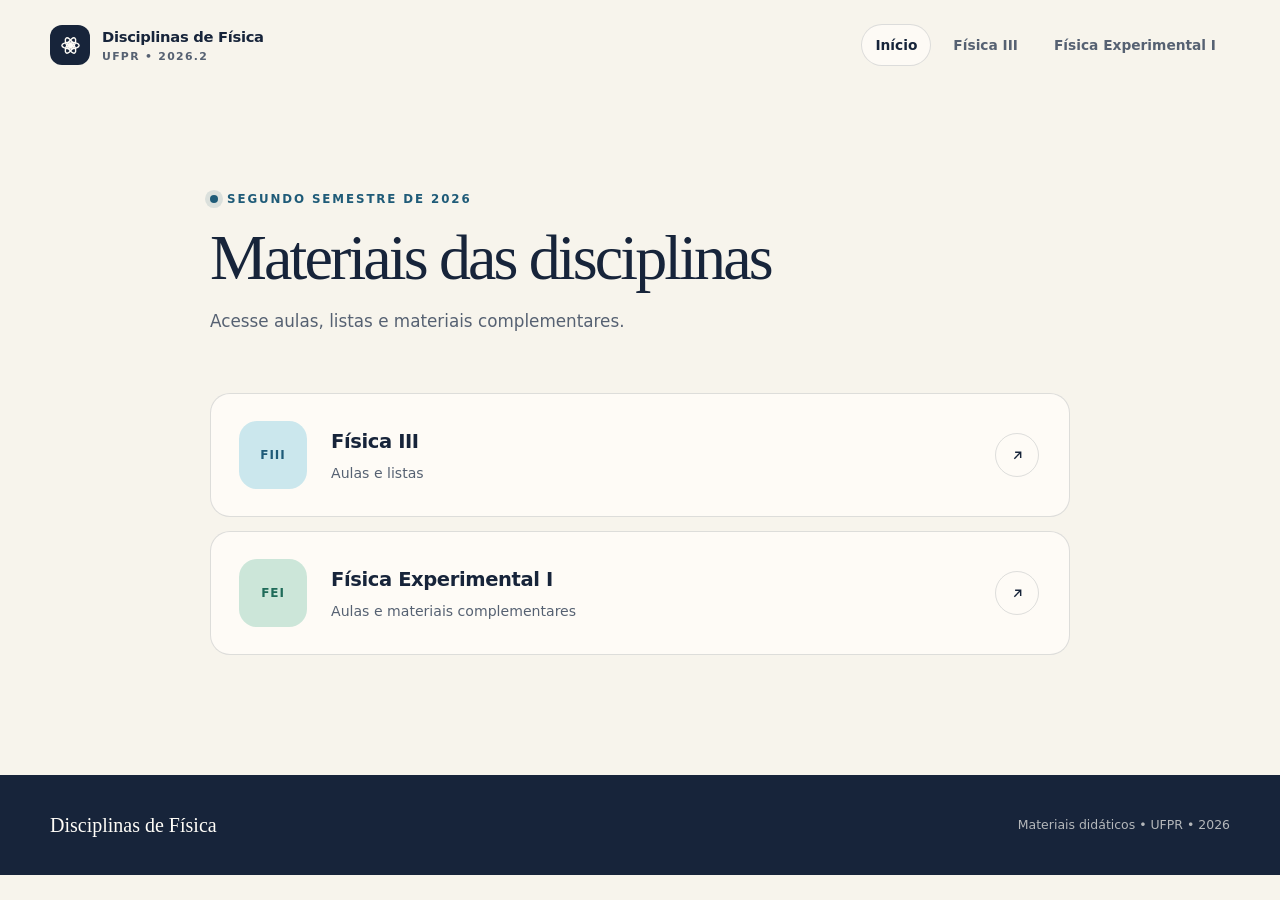
<file: index.html>
<!doctype html>
<html lang="pt-BR">
  <head>
    <meta charset="utf-8" />
    <meta name="viewport" content="width=device-width, initial-scale=1" />
    <meta name="description" content="Aulas e materiais complementares de Física III e Física Experimental I — UFPR, segundo semestre de 2026." />
    <meta name="theme-color" content="#17243a" />
    <title>Disciplinas de Física • 2026.2</title>
    <link rel="icon" href="assets/icons/favicon.svg" type="image/svg+xml" />
    <link rel="stylesheet" href="assets/css/styles.css" />
  </head>
  <body>
    <a class="skip-link" href="#conteudo">Ir para o conteúdo</a>
    <header class="site-header">
      <div class="shell">
        <a class="brand" href="./" aria-label="Página inicial das disciplinas">
          <span class="brand-mark" aria-hidden="true">
            <svg viewBox="0 0 24 24" fill="none" stroke="currentColor" stroke-width="1.5"><circle cx="12" cy="12" r="2" fill="currentColor"/><ellipse cx="12" cy="12" rx="9" ry="3.5"/><ellipse cx="12" cy="12" rx="9" ry="3.5" transform="rotate(60 12 12)"/><ellipse cx="12" cy="12" rx="9" ry="3.5" transform="rotate(120 12 12)"/></svg>
          </span>
          <span class="brand-copy">Disciplinas de Física<small>UFPR • 2026.2</small></span>
        </a>
        <button class="menu-button" type="button" aria-label="Abrir menu" aria-expanded="false" data-menu-button>
          <svg viewBox="0 0 24 24" fill="none" stroke="currentColor" stroke-width="1.8"><path d="M4 7h16M4 12h16M4 17h16"/></svg>
        </button>
        <nav class="site-nav" aria-label="Navegação principal" data-site-nav>
          <a href="./" aria-current="page">Início</a>
          <a href="fisica-3/">Física III</a>
          <a href="fisica-experimental-1/">Física Experimental I</a>
        </nav>
      </div>
    </header>

    <main id="conteudo">
      <section class="simple-home shell">
        <p class="eyebrow">Segundo semestre de 2026</p>
        <h1>Materiais das disciplinas</h1>
        <p>Acesse aulas, listas e materiais complementares.</p>
      </section>

      <section class="simple-course-list shell" aria-label="Disciplinas disponíveis">
        <a class="simple-course-link" href="fisica-3/">
          <span class="course-tag" aria-hidden="true">FIII</span>
          <span class="course-link-copy">
            <h2>Física III</h2>
            <p>Aulas e listas</p>
          </span>
          <span class="course-link-arrow" aria-hidden="true">
            <svg viewBox="0 0 24 24" fill="none" stroke="currentColor" stroke-width="1.8"><path d="m8 16 8-8M9 8h7v7"/></svg>
          </span>
        </a>

        <a class="simple-course-link experimental-link" href="fisica-experimental-1/">
          <span class="course-tag" aria-hidden="true">FEI</span>
          <span class="course-link-copy">
            <h2>Física Experimental I</h2>
            <p>Aulas e materiais complementares</p>
          </span>
          <span class="course-link-arrow" aria-hidden="true">
            <svg viewBox="0 0 24 24" fill="none" stroke="currentColor" stroke-width="1.8"><path d="m8 16 8-8M9 8h7v7"/></svg>
          </span>
        </a>
      </section>
    </main>

    <footer class="site-footer">
      <div class="shell">
        <span class="footer-brand">Disciplinas de Física</span>
        <p>Materiais didáticos • UFPR • <span data-current-year>2026</span></p>
      </div>
    </footer>
    <script src="assets/js/site.js"></script>
  </body>
</html>
</file>
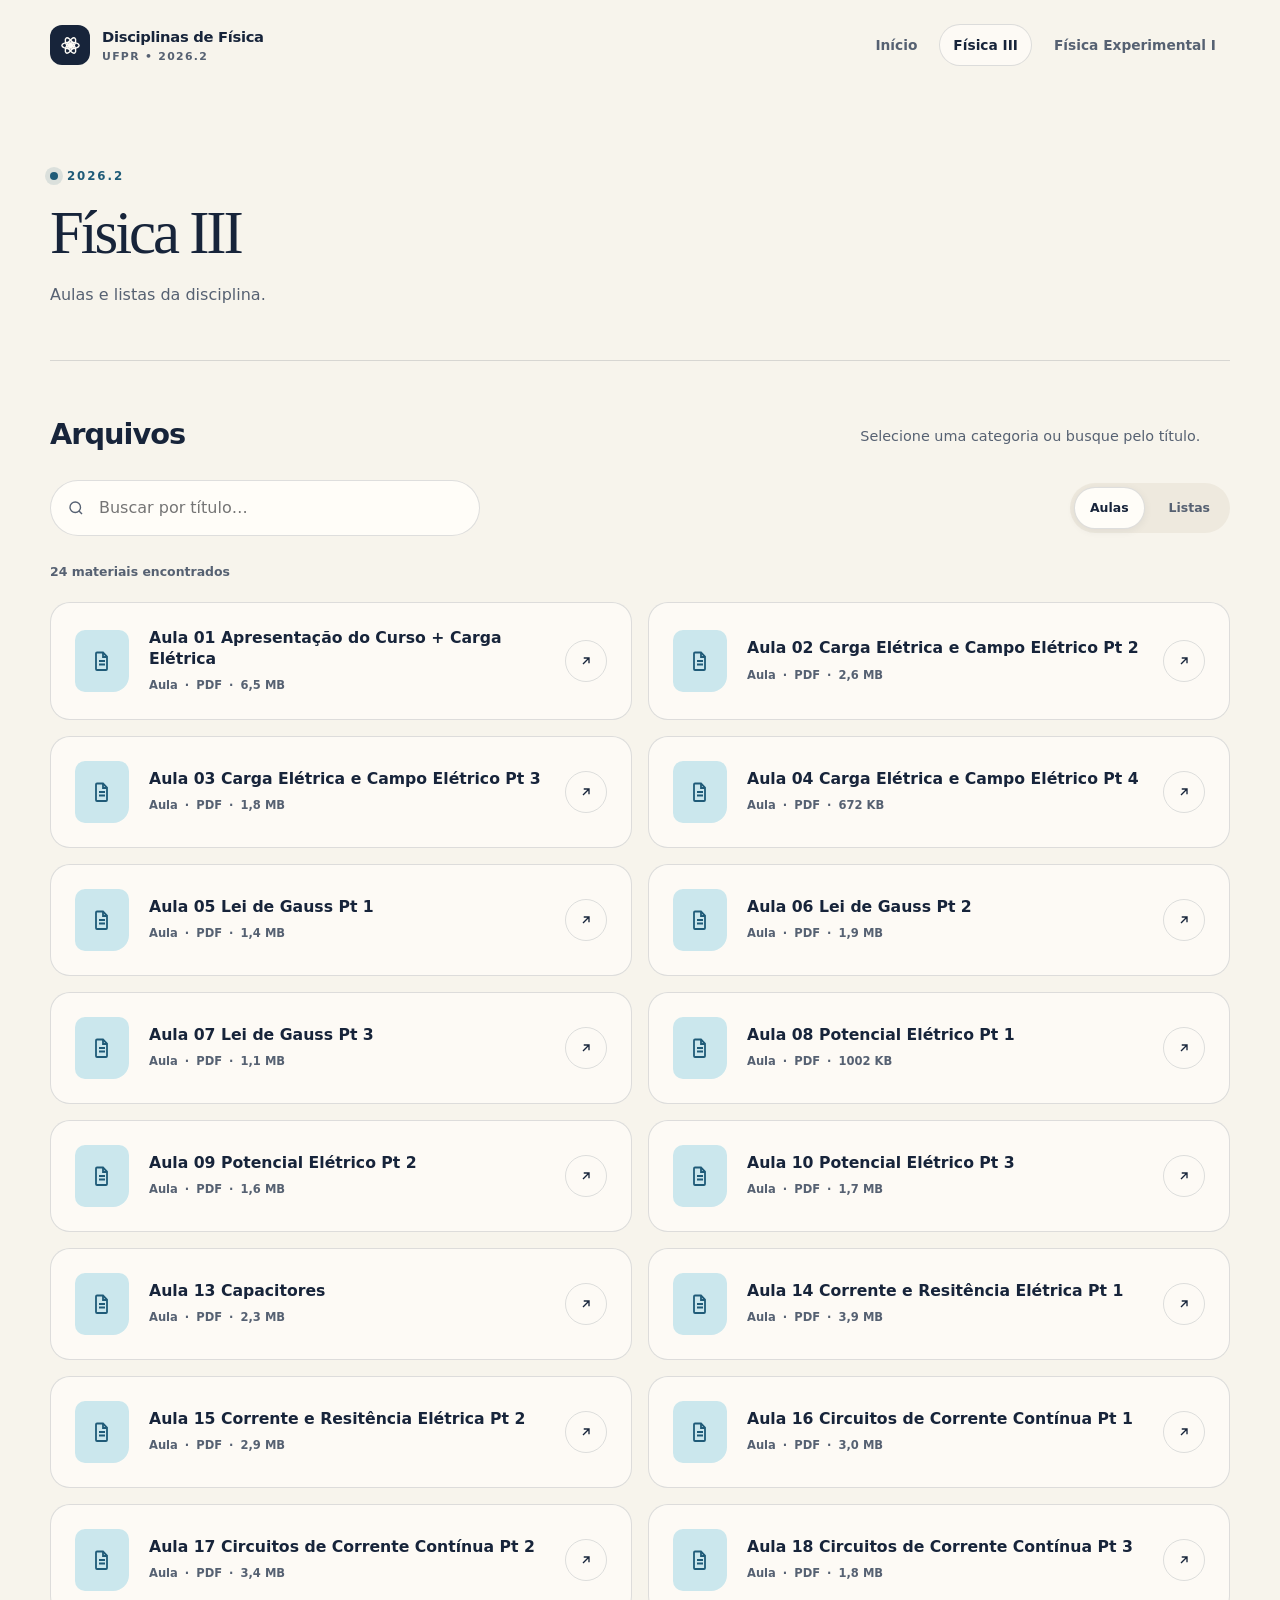
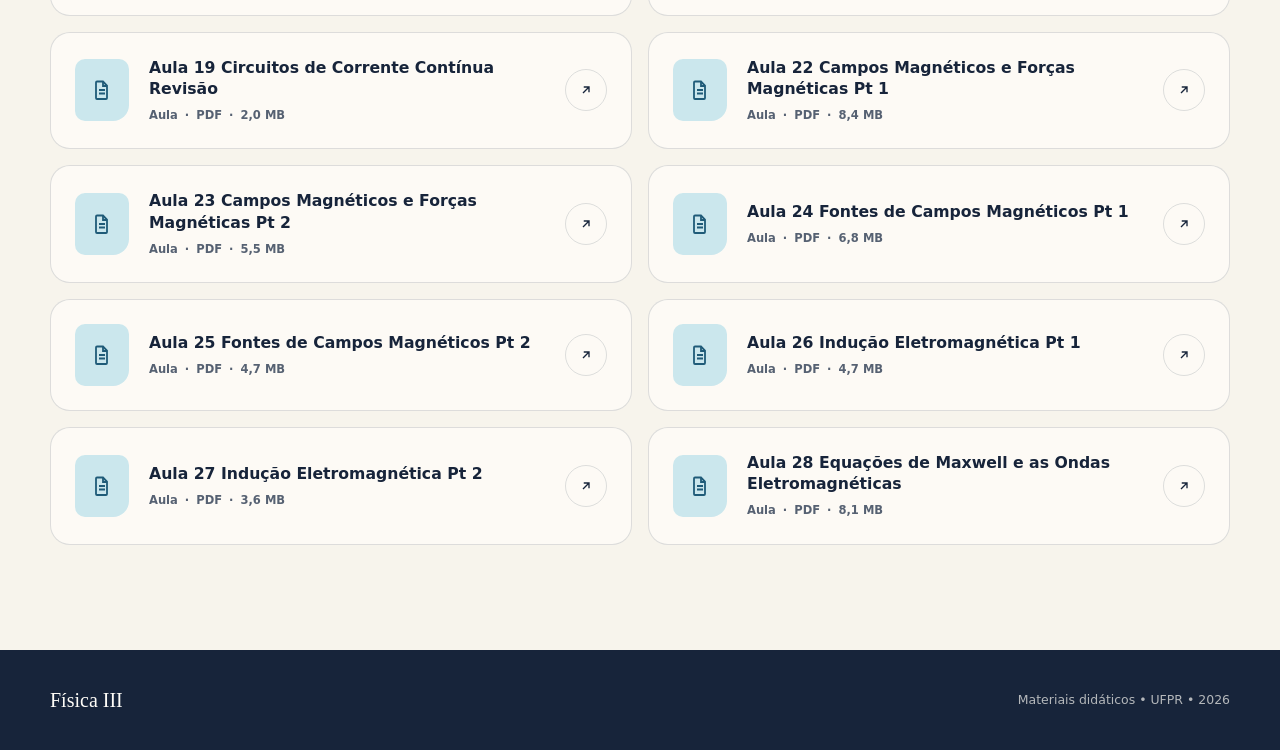
<file: fisica-3/index.html>
<!doctype html>
<html lang="pt-BR">
  <head>
    <meta charset="utf-8" />
    <meta name="viewport" content="width=device-width, initial-scale=1" />
    <meta name="description" content="Aulas e materiais complementares da disciplina Física III — UFPR, 2026.2." />
    <meta name="theme-color" content="#1f5b78" />
    <title>Física III • Aulas e materiais</title>
    <link rel="icon" href="../assets/icons/favicon.svg" type="image/svg+xml" />
    <link rel="stylesheet" href="../assets/css/styles.css" />
  </head>
  <body class="theme-fisica-3">
    <a class="skip-link" href="#conteudo">Ir para o conteúdo</a>
    <header class="site-header">
      <div class="shell">
        <a class="brand" href="../" aria-label="Página inicial das disciplinas">
          <span class="brand-mark" aria-hidden="true">
            <svg viewBox="0 0 24 24" fill="none" stroke="currentColor" stroke-width="1.5"><circle cx="12" cy="12" r="2" fill="currentColor"/><ellipse cx="12" cy="12" rx="9" ry="3.5"/><ellipse cx="12" cy="12" rx="9" ry="3.5" transform="rotate(60 12 12)"/><ellipse cx="12" cy="12" rx="9" ry="3.5" transform="rotate(120 12 12)"/></svg>
          </span>
          <span class="brand-copy">Disciplinas de Física<small>UFPR • 2026.2</small></span>
        </a>
        <button class="menu-button" type="button" aria-label="Abrir menu" aria-expanded="false" data-menu-button>
          <svg viewBox="0 0 24 24" fill="none" stroke="currentColor" stroke-width="1.8"><path d="M4 7h16M4 12h16M4 17h16"/></svg>
        </button>
        <nav class="site-nav" aria-label="Navegação principal" data-site-nav>
          <a href="../">Início</a>
          <a href="./" aria-current="page">Física III</a>
          <a href="../fisica-experimental-1/">Física Experimental I</a>
        </nav>
      </div>
    </header>

    <main id="conteudo">
      <section class="course-heading shell">
        <p class="eyebrow">2026.2</p>
        <h1>Física III</h1>
        <p class="course-description">Aulas e listas da disciplina.</p>
      </section>

      <section class="materials-section compact-materials" data-materials-catalog data-manifest="materiais.json" data-default-filter="aulas">
        <div class="shell">
          <div class="section-heading file-heading">
            <div>
              <h2>Arquivos</h2>
            </div>
            <p>Selecione uma categoria ou busque pelo título.</p>
          </div>

          <div class="material-tools">
            <label class="search-box">
              <span class="skip-link">Buscar materiais</span>
              <svg aria-hidden="true" viewBox="0 0 24 24" fill="none" stroke="currentColor" stroke-width="1.8"><circle cx="11" cy="11" r="7"/><path d="m16 16 4 4"/></svg>
              <input type="search" placeholder="Buscar por título…" data-materials-search />
            </label>
            <div class="filters" aria-label="Filtrar materiais">
              <button class="filter-button" type="button" data-filter="aulas">Aulas</button>
              <button class="filter-button" type="button" data-filter="listas">Listas</button>
            </div>
          </div>
          <p class="materials-status" aria-live="polite" data-materials-status>Carregando materiais…</p>
          <div class="materials-grid" data-materials-grid></div>
          <noscript><p>Ative o JavaScript para visualizar o catálogo de materiais.</p></noscript>
        </div>
      </section>
    </main>

    <footer class="site-footer">
      <div class="shell"><span class="footer-brand">Física III</span><p>Materiais didáticos • UFPR • <span data-current-year>2026</span></p></div>
    </footer>
    <script src="../assets/js/site.js"></script>
    <script src="../assets/js/materiais.js?v=2"></script>
  </body>
</html>
</file>
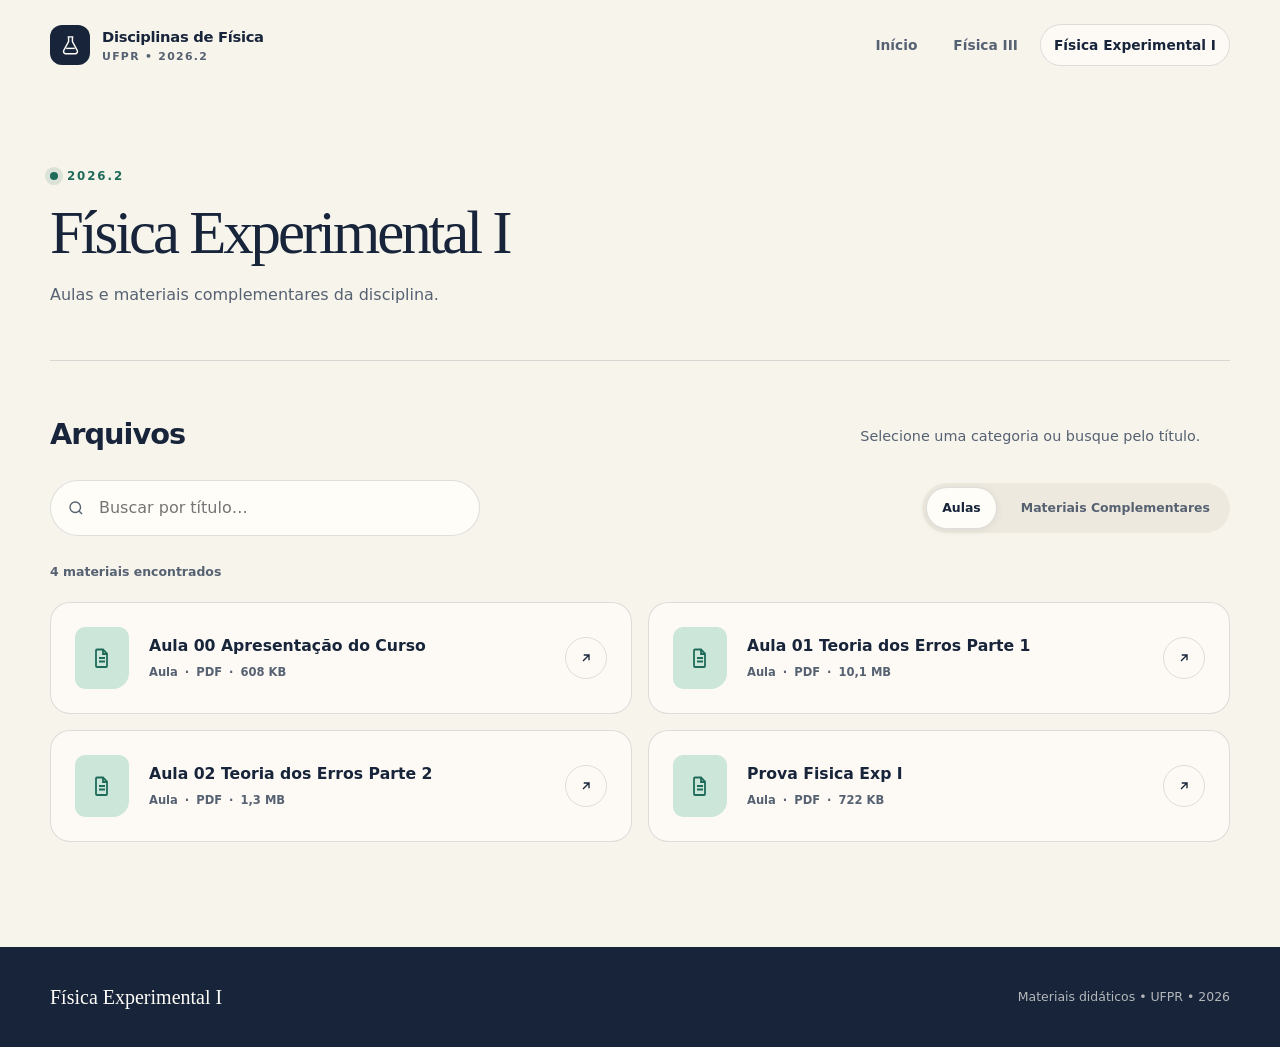
<file: fisica-experimental-1/index.html>
<!doctype html>
<html lang="pt-BR">
  <head>
    <meta charset="utf-8" />
    <meta name="viewport" content="width=device-width, initial-scale=1" />
    <meta name="description" content="Aulas e materiais complementares da disciplina Física Experimental I — UFPR, 2026.2." />
    <meta name="theme-color" content="#1f6b59" />
    <title>Física Experimental I • Aulas e materiais</title>
    <link rel="icon" href="../assets/icons/favicon.svg" type="image/svg+xml" />
    <link rel="stylesheet" href="../assets/css/styles.css" />
  </head>
  <body class="theme-experimental">
    <a class="skip-link" href="#conteudo">Ir para o conteúdo</a>
    <header class="site-header">
      <div class="shell">
        <a class="brand" href="../" aria-label="Página inicial das disciplinas">
          <span class="brand-mark" aria-hidden="true">
            <svg viewBox="0 0 24 24" fill="none" stroke="currentColor" stroke-width="1.5"><path d="M9 3h6M10 3v5l-5 9a2.5 2.5 0 0 0 2.2 3.7h9.6A2.5 2.5 0 0 0 19 17l-5-9V3"/><path d="M7.5 15h9"/></svg>
          </span>
          <span class="brand-copy">Disciplinas de Física<small>UFPR • 2026.2</small></span>
        </a>
        <button class="menu-button" type="button" aria-label="Abrir menu" aria-expanded="false" data-menu-button>
          <svg viewBox="0 0 24 24" fill="none" stroke="currentColor" stroke-width="1.8"><path d="M4 7h16M4 12h16M4 17h16"/></svg>
        </button>
        <nav class="site-nav" aria-label="Navegação principal" data-site-nav>
          <a href="../">Início</a>
          <a href="../fisica-3/">Física III</a>
          <a href="./" aria-current="page">Física Experimental I</a>
        </nav>
      </div>
    </header>

    <main id="conteudo">
      <section class="course-heading shell">
        <p class="eyebrow">2026.2</p>
        <h1>Física Experimental I</h1>
        <p class="course-description">Aulas e materiais complementares da disciplina.</p>
      </section>

      <section class="materials-section compact-materials" data-materials-catalog data-manifest="materiais.json" data-default-filter="aulas">
        <div class="shell">
          <div class="section-heading file-heading">
            <div>
              <h2>Arquivos</h2>
            </div>
            <p>Selecione uma categoria ou busque pelo título.</p>
          </div>

          <div class="material-tools">
            <label class="search-box">
              <span class="skip-link">Buscar materiais</span>
              <svg aria-hidden="true" viewBox="0 0 24 24" fill="none" stroke="currentColor" stroke-width="1.8"><circle cx="11" cy="11" r="7"/><path d="m16 16 4 4"/></svg>
              <input type="search" placeholder="Buscar por título…" data-materials-search />
            </label>
            <div class="filters" aria-label="Filtrar materiais">
              <button class="filter-button" type="button" data-filter="aulas">Aulas</button>
              <button class="filter-button" type="button" data-filter="complementares">Materiais Complementares</button>
            </div>
          </div>
          <p class="materials-status" aria-live="polite" data-materials-status>Carregando materiais…</p>
          <div class="materials-grid" data-materials-grid></div>
          <noscript><p>Ative o JavaScript para visualizar o catálogo de materiais.</p></noscript>
        </div>
      </section>
    </main>

    <footer class="site-footer">
      <div class="shell"><span class="footer-brand">Física Experimental I</span><p>Materiais didáticos • UFPR • <span data-current-year>2026</span></p></div>
    </footer>
    <script src="../assets/js/site.js"></script>
    <script src="../assets/js/materiais.js?v=2"></script>
  </body>
</html>
</file>
<file: assets/css/styles.css>
:root {
  --ink: #17243a;
  --ink-soft: #566172;
  --paper: #f7f4ec;
  --paper-deep: #eee9de;
  --white: #fffdf8;
  --line: rgba(23, 36, 58, 0.14);
  --blue: #1f5b78;
  --blue-light: #cbe7ed;
  --orange: #d86b3b;
  --orange-light: #f7d4bd;
  --green: #1f6b59;
  --green-light: #cce6d9;
  --shadow: 0 18px 50px rgba(23, 36, 58, 0.1);
  --radius-lg: 30px;
  --radius-md: 20px;
  --radius-sm: 12px;
  --content: 1180px;
}

* {
  box-sizing: border-box;
}

html {
  scroll-behavior: smooth;
}

body {
  margin: 0;
  color: var(--ink);
  background: var(--paper);
  font-family: Inter, ui-sans-serif, system-ui, -apple-system, BlinkMacSystemFont, "Segoe UI", sans-serif;
  line-height: 1.6;
  -webkit-font-smoothing: antialiased;
}

body::before {
  position: fixed;
  inset: 0;
  z-index: -1;
  pointer-events: none;
  content: "";
  opacity: 0.42;
  background-image: radial-gradient(rgba(23, 36, 58, 0.1) 0.65px, transparent 0.65px);
  background-size: 18px 18px;
  mask-image: linear-gradient(to bottom, black, transparent 72%);
}

a {
  color: inherit;
  text-decoration: none;
}

button,
input {
  font: inherit;
}

button,
a {
  -webkit-tap-highlight-color: transparent;
}

img,
svg {
  display: block;
  max-width: 100%;
}

.skip-link {
  position: fixed;
  top: 10px;
  left: 10px;
  z-index: 100;
  padding: 10px 14px;
  color: var(--white);
  background: var(--ink);
  border-radius: 8px;
  transform: translateY(-150%);
}

.skip-link:focus {
  transform: translateY(0);
}

.shell {
  width: min(calc(100% - 40px), var(--content));
  margin-inline: auto;
}

.site-header {
  position: relative;
  z-index: 20;
  padding: 24px 0;
}

.site-header .shell {
  display: flex;
  align-items: center;
  justify-content: space-between;
  gap: 28px;
}

.brand {
  display: inline-flex;
  align-items: center;
  gap: 12px;
  font-size: 0.92rem;
  font-weight: 800;
  letter-spacing: -0.02em;
}

.brand-mark {
  display: grid;
  width: 40px;
  height: 40px;
  color: var(--white);
  background: var(--ink);
  border-radius: 12px;
  place-items: center;
}

.brand-mark svg {
  width: 23px;
}

.brand small {
  display: block;
  color: var(--ink-soft);
  font-size: 0.68rem;
  font-weight: 700;
  letter-spacing: 0.12em;
  text-transform: uppercase;
}

.site-nav {
  display: flex;
  align-items: center;
  gap: 8px;
}

.site-nav a {
  padding: 10px 14px;
  border-radius: 999px;
  color: var(--ink-soft);
  font-size: 0.86rem;
  font-weight: 700;
  transition: 160ms ease;
}

.site-nav a:hover,
.site-nav a[aria-current="page"] {
  color: var(--ink);
  background: rgba(255, 253, 248, 0.72);
  box-shadow: inset 0 0 0 1px var(--line);
}

.menu-button {
  display: none;
  width: 44px;
  height: 44px;
  padding: 0;
  color: var(--ink);
  background: var(--white);
  border: 1px solid var(--line);
  border-radius: 12px;
  place-items: center;
}

.menu-button svg {
  width: 22px;
}

.eyebrow {
  display: inline-flex;
  align-items: center;
  gap: 9px;
  margin: 0 0 18px;
  color: var(--blue);
  font-size: 0.74rem;
  font-weight: 850;
  letter-spacing: 0.16em;
  text-transform: uppercase;
}

.eyebrow::before {
  width: 8px;
  height: 8px;
  content: "";
  background: currentColor;
  border-radius: 50%;
  box-shadow: 0 0 0 5px color-mix(in srgb, currentColor 13%, transparent);
}

.display-title {
  max-width: 900px;
  margin: 0;
  font-family: Georgia, "Times New Roman", serif;
  font-size: clamp(3.2rem, 8vw, 7.4rem);
  font-weight: 400;
  letter-spacing: -0.065em;
  line-height: 0.9;
}

.display-title em {
  color: var(--orange);
  font-weight: 400;
}

.hero-home {
  padding: clamp(70px, 11vw, 145px) 0 70px;
  overflow: hidden;
}

.hero-home .lead {
  max-width: 610px;
  margin: 34px 0 0 auto;
  color: var(--ink-soft);
  font-size: clamp(1rem, 1.5vw, 1.22rem);
}

.hero-rule {
  display: flex;
  align-items: center;
  gap: 18px;
  margin-top: 55px;
  color: var(--ink-soft);
  font-size: 0.75rem;
  font-weight: 800;
  letter-spacing: 0.12em;
  text-transform: uppercase;
}

.hero-rule::before {
  flex: 1;
  height: 1px;
  content: "";
  background: var(--line);
}

.course-grid {
  display: grid;
  grid-template-columns: repeat(2, 1fr);
  gap: 24px;
  padding: 30px 0 110px;
}

.course-card {
  position: relative;
  min-height: 480px;
  padding: clamp(28px, 4vw, 52px);
  overflow: hidden;
  color: var(--white);
  background: var(--ink);
  border-radius: var(--radius-lg);
  box-shadow: var(--shadow);
  transition: transform 200ms ease, box-shadow 200ms ease;
}

.course-card:hover {
  transform: translateY(-5px);
  box-shadow: 0 26px 70px rgba(23, 36, 58, 0.17);
}

.course-card.experimental {
  color: var(--ink);
  background: var(--orange-light);
}

.course-card-top {
  position: relative;
  z-index: 2;
  display: flex;
  align-items: center;
  justify-content: space-between;
  gap: 20px;
  color: rgba(255, 253, 248, 0.7);
  font-size: 0.72rem;
  font-weight: 800;
  letter-spacing: 0.13em;
  text-transform: uppercase;
}

.experimental .course-card-top {
  color: rgba(23, 36, 58, 0.62);
}

.course-number {
  display: grid;
  width: 42px;
  height: 42px;
  border: 1px solid currentColor;
  border-radius: 50%;
  place-items: center;
}

.course-card h2 {
  position: relative;
  z-index: 2;
  max-width: 420px;
  margin: 105px 0 18px;
  font-family: Georgia, "Times New Roman", serif;
  font-size: clamp(2.7rem, 5vw, 5rem);
  font-weight: 400;
  letter-spacing: -0.055em;
  line-height: 0.92;
}

.course-card p {
  position: relative;
  z-index: 2;
  max-width: 410px;
  margin: 0;
  color: rgba(255, 253, 248, 0.7);
}

.experimental p {
  color: rgba(23, 36, 58, 0.68);
}

.card-action {
  position: absolute;
  right: 38px;
  bottom: 38px;
  z-index: 3;
  display: grid;
  width: 58px;
  height: 58px;
  color: var(--ink);
  background: var(--white);
  border-radius: 50%;
  place-items: center;
  transition: transform 180ms ease;
}

.course-card:hover .card-action {
  transform: rotate(-7deg) scale(1.05);
}

.card-action svg {
  width: 22px;
}

.orbit-art {
  position: absolute;
  top: -90px;
  right: -100px;
  width: 420px;
  height: 420px;
  opacity: 0.28;
  border: 1px solid var(--blue-light);
  border-radius: 50%;
}

.orbit-art::before,
.orbit-art::after {
  position: absolute;
  inset: 70px -20px;
  content: "";
  border: 1px solid var(--blue-light);
  border-radius: 50%;
  transform: rotate(52deg);
}

.orbit-art::after {
  transform: rotate(-52deg);
}

.lab-art {
  position: absolute;
  top: -28px;
  right: 35px;
  width: 150px;
  height: 245px;
  opacity: 0.28;
  border-right: 2px solid var(--ink);
  border-bottom: 2px solid var(--ink);
  transform: rotate(18deg);
}

.lab-art::before,
.lab-art::after {
  position: absolute;
  content: "";
  background: var(--ink);
  border-radius: 50%;
}

.lab-art::before {
  top: 65px;
  right: -9px;
  width: 16px;
  height: 16px;
}

.lab-art::after {
  right: -6px;
  bottom: 52px;
  width: 10px;
  height: 10px;
}

.course-hero {
  padding: 70px 0 55px;
}

.course-hero-grid {
  display: grid;
  grid-template-columns: minmax(0, 1.45fr) minmax(260px, 0.55fr);
  align-items: end;
  gap: 70px;
}

.course-hero h1 {
  max-width: 780px;
  margin: 0;
  font-family: Georgia, "Times New Roman", serif;
  font-size: clamp(3.5rem, 8vw, 7.8rem);
  font-weight: 400;
  letter-spacing: -0.07em;
  line-height: 0.86;
}

.course-hero h1 em {
  display: block;
  color: var(--orange);
  font-weight: 400;
}

.theme-experimental .course-hero h1 em,
.theme-experimental .eyebrow {
  color: var(--green);
}

.hero-note {
  padding: 28px;
  background: rgba(255, 253, 248, 0.58);
  border: 1px solid var(--line);
  border-radius: var(--radius-md);
  backdrop-filter: blur(10px);
}

.hero-note p {
  margin: 0;
  color: var(--ink-soft);
}

.hero-note strong {
  display: block;
  margin-bottom: 8px;
  color: var(--ink);
}

.course-band {
  margin: 40px 0 0;
  color: var(--white);
  background: var(--blue);
}

.theme-experimental .course-band {
  background: var(--green);
}

.course-band .shell {
  display: grid;
  grid-template-columns: 1.3fr repeat(2, 0.7fr);
}

.band-item {
  min-height: 130px;
  padding: 30px;
  border-left: 1px solid rgba(255, 255, 255, 0.17);
}

.band-item:first-child {
  border-left: 0;
}

.band-label {
  display: block;
  margin-bottom: 17px;
  color: rgba(255, 255, 255, 0.65);
  font-size: 0.68rem;
  font-weight: 800;
  letter-spacing: 0.14em;
  text-transform: uppercase;
}

.band-value {
  font-family: Georgia, "Times New Roman", serif;
  font-size: 1.45rem;
  line-height: 1.15;
}

.materials-section {
  padding: 105px 0 120px;
}

.section-heading {
  display: grid;
  grid-template-columns: minmax(0, 1fr) minmax(240px, 0.48fr);
  align-items: end;
  gap: 40px;
  margin-bottom: 46px;
}

.section-heading h2 {
  margin: 0;
  font-family: Georgia, "Times New Roman", serif;
  font-size: clamp(2.7rem, 5vw, 5.2rem);
  font-weight: 400;
  letter-spacing: -0.055em;
  line-height: 0.95;
}

.section-heading p {
  margin: 0;
  color: var(--ink-soft);
}

.material-tools {
  display: flex;
  align-items: center;
  justify-content: space-between;
  gap: 18px;
  margin-bottom: 26px;
}

.search-box {
  position: relative;
  flex: 0 1 430px;
}

.search-box svg {
  position: absolute;
  top: 50%;
  left: 17px;
  width: 18px;
  color: var(--ink-soft);
  transform: translateY(-50%);
}

.search-box input {
  width: 100%;
  padding: 14px 18px 14px 48px;
  color: var(--ink);
  background: var(--white);
  border: 1px solid var(--line);
  border-radius: 999px;
  outline: none;
}

.search-box input:focus {
  border-color: var(--blue);
  box-shadow: 0 0 0 4px rgba(31, 91, 120, 0.12);
}

.filters {
  display: flex;
  align-items: center;
  gap: 8px;
}

.filter-button {
  padding: 10px 15px;
  color: var(--ink-soft);
  background: transparent;
  border: 1px solid transparent;
  border-radius: 999px;
  cursor: pointer;
  font-size: 0.78rem;
  font-weight: 800;
}

.filter-button:hover,
.filter-button.active {
  color: var(--ink);
  background: var(--white);
  border-color: var(--line);
}

.materials-status {
  min-height: 24px;
  margin: 0 0 16px;
  color: var(--ink-soft);
  font-size: 0.78rem;
  font-weight: 700;
}

.materials-grid {
  display: grid;
  grid-template-columns: repeat(2, minmax(0, 1fr));
  gap: 16px;
}

.material-card {
  display: grid;
  grid-template-columns: auto minmax(0, 1fr) auto;
  align-items: center;
  gap: 20px;
  min-height: 128px;
  padding: 24px;
  background: rgba(255, 253, 248, 0.75);
  border: 1px solid var(--line);
  border-radius: var(--radius-md);
  transition: border-color 160ms ease, transform 160ms ease, background 160ms ease;
}

.material-card:hover {
  background: var(--white);
  border-color: rgba(31, 91, 120, 0.42);
  transform: translateY(-2px);
}

.material-icon {
  display: grid;
  width: 54px;
  height: 62px;
  color: var(--blue);
  background: var(--blue-light);
  border-radius: 10px 10px 16px 10px;
  place-items: center;
}

.theme-experimental .material-icon {
  color: var(--green);
  background: var(--green-light);
}

.material-icon svg {
  width: 24px;
}

.material-info {
  min-width: 0;
}

.material-info h3 {
  margin: 0 0 7px;
  overflow: hidden;
  font-size: 0.98rem;
  line-height: 1.35;
  text-overflow: ellipsis;
}

.material-meta {
  display: flex;
  flex-wrap: wrap;
  gap: 7px;
  color: var(--ink-soft);
  font-size: 0.72rem;
  font-weight: 700;
}

.material-meta span + span::before {
  margin-right: 7px;
  content: "·";
}

.material-open {
  display: grid;
  width: 42px;
  height: 42px;
  color: var(--ink);
  border: 1px solid var(--line);
  border-radius: 50%;
  place-items: center;
}

.material-open svg {
  width: 18px;
}

.empty-state {
  grid-column: 1 / -1;
  padding: 70px 25px;
  text-align: center;
  background: rgba(255, 253, 248, 0.5);
  border: 1px dashed rgba(23, 36, 58, 0.25);
  border-radius: var(--radius-md);
}

.empty-state-icon {
  display: grid;
  width: 62px;
  height: 62px;
  margin: 0 auto 18px;
  color: var(--ink-soft);
  background: var(--paper-deep);
  border-radius: 50%;
  place-items: center;
}

.empty-state-icon svg {
  width: 26px;
}

.empty-state h3 {
  margin: 0 0 6px;
}

.empty-state p {
  max-width: 470px;
  margin: 0 auto;
  color: var(--ink-soft);
}

.info-strip {
  display: grid;
  grid-template-columns: auto 1fr;
  gap: 22px;
  margin-top: 48px;
  padding: 28px;
  color: var(--ink);
  background: var(--paper-deep);
  border-radius: var(--radius-md);
}

.info-strip svg {
  width: 24px;
  color: var(--blue);
}

.theme-experimental .info-strip svg {
  color: var(--green);
}

.info-strip h3,
.info-strip p {
  margin: 0;
}

.info-strip p {
  margin-top: 4px;
  color: var(--ink-soft);
  font-size: 0.9rem;
}

.site-footer {
  padding: 34px 0;
  color: rgba(255, 253, 248, 0.68);
  background: var(--ink);
}

.site-footer .shell {
  display: flex;
  align-items: center;
  justify-content: space-between;
  gap: 25px;
}

.footer-brand {
  color: var(--white);
  font-family: Georgia, "Times New Roman", serif;
  font-size: 1.25rem;
}

.site-footer p {
  margin: 0;
  font-size: 0.78rem;
}

@media (max-width: 850px) {
  .menu-button {
    display: grid;
  }

  .site-nav {
    position: absolute;
    top: 78px;
    right: 20px;
    left: 20px;
    display: none;
    align-items: stretch;
    padding: 10px;
    background: var(--white);
    border: 1px solid var(--line);
    border-radius: 16px;
    box-shadow: var(--shadow);
  }

  .site-nav.open {
    display: grid;
  }

  .site-nav a {
    padding: 13px 15px;
  }

  .course-grid,
  .course-hero-grid,
  .section-heading {
    grid-template-columns: 1fr;
  }

  .course-card {
    min-height: 430px;
  }

  .course-hero-grid {
    gap: 40px;
  }

  .course-band .shell {
    grid-template-columns: 1fr 1fr;
  }

  .band-item:first-child {
    grid-column: 1 / -1;
    border-bottom: 1px solid rgba(255, 255, 255, 0.17);
  }

  .materials-grid {
    grid-template-columns: 1fr;
  }
}

@media (max-width: 620px) {
  .shell {
    width: min(calc(100% - 28px), var(--content));
  }

  .brand-copy {
    display: none;
  }

  .hero-home {
    padding-top: 55px;
  }

  .display-title {
    font-size: clamp(3rem, 17vw, 5.2rem);
  }

  .hero-home .lead {
    margin-top: 28px;
  }

  .course-grid {
    padding-bottom: 75px;
  }

  .course-card {
    min-height: 390px;
    border-radius: 24px;
  }

  .course-card h2 {
    margin-top: 80px;
  }

  .card-action {
    right: 24px;
    bottom: 24px;
  }

  .course-hero {
    padding-top: 45px;
  }

  .course-hero h1 {
    font-size: clamp(3.4rem, 18vw, 5.4rem);
  }

  .course-band .shell {
    width: 100%;
    grid-template-columns: 1fr;
  }

  .band-item,
  .band-item:first-child {
    grid-column: auto;
    border-bottom: 1px solid rgba(255, 255, 255, 0.17);
    border-left: 0;
  }

  .materials-section {
    padding: 75px 0 90px;
  }

  .material-tools {
    align-items: stretch;
    flex-direction: column;
  }

  .search-box {
    flex-basis: auto;
  }

  .filters {
    overflow-x: auto;
    padding-bottom: 4px;
  }

  .material-card {
    grid-template-columns: auto minmax(0, 1fr);
    padding: 19px;
  }

  .material-open {
    display: none;
  }

  .info-strip {
    grid-template-columns: 1fr;
  }

  .site-footer .shell {
    align-items: flex-start;
    flex-direction: column;
  }
}

@media (prefers-reduced-motion: reduce) {
  html {
    scroll-behavior: auto;
  }

  *,
  *::before,
  *::after {
    scroll-behavior: auto !important;
    transition-duration: 0.01ms !important;
  }
}
/* Layout simples e centrado nos arquivos */
.simple-home {
  max-width: 860px;
  padding: 95px 0 36px;
}

.simple-home h1 {
  margin: 0 0 18px;
  font-family: Georgia, "Times New Roman", serif;
  font-size: clamp(2.5rem, 5vw, 4.2rem);
  font-weight: 400;
  letter-spacing: -0.045em;
  line-height: 1;
}

.simple-home > p:last-child {
  margin: 0;
  color: var(--ink-soft);
  font-size: 1.05rem;
}

.simple-course-list {
  display: grid;
  max-width: 860px;
  gap: 14px;
  padding: 22px 0 120px;
}

.simple-course-link {
  display: grid;
  grid-template-columns: 68px minmax(0, 1fr) 46px;
  align-items: center;
  gap: 24px;
  min-height: 124px;
  padding: 24px 28px;
  background: rgba(255, 253, 248, 0.82);
  border: 1px solid var(--line);
  border-radius: var(--radius-md);
  transition: 160ms ease;
}

.simple-course-link:hover {
  background: var(--white);
  border-color: rgba(31, 91, 120, 0.42);
  transform: translateY(-2px);
  box-shadow: 0 12px 32px rgba(23, 36, 58, 0.07);
}

.course-tag {
  display: grid;
  width: 68px;
  height: 68px;
  color: var(--blue);
  background: var(--blue-light);
  border-radius: 18px;
  place-items: center;
  font-size: 0.75rem;
  font-weight: 850;
  letter-spacing: 0.08em;
}

.experimental-link .course-tag {
  color: var(--green);
  background: var(--green-light);
}

.course-link-copy h2,
.course-link-copy p {
  margin: 0;
}

.course-link-copy h2 {
  font-size: 1.22rem;
  letter-spacing: -0.02em;
}

.course-link-copy p {
  margin-top: 5px;
  color: var(--ink-soft);
  font-size: 0.88rem;
}

.course-link-arrow {
  display: grid;
  width: 44px;
  height: 44px;
  border: 1px solid var(--line);
  border-radius: 50%;
  place-items: center;
}

.course-link-arrow svg {
  width: 19px;
}

.course-heading {
  padding: 72px 0 52px;
  border-bottom: 1px solid var(--line);
}

.course-heading h1 {
  margin: 0;
  font-family: Georgia, "Times New Roman", serif;
  font-size: clamp(2.6rem, 5vw, 3.8rem);
  font-weight: 400;
  letter-spacing: -0.05em;
  line-height: 1;
}

.course-description {
  margin: 18px 0 0;
  color: var(--ink-soft);
}

.compact-materials {
  padding: 60px 0 105px;
}

.file-heading {
  margin-bottom: 32px;
}

.file-heading h2 {
  font-family: inherit;
  font-size: 1.8rem;
  font-weight: 800;
  letter-spacing: -0.035em;
}

.file-heading > p {
  max-width: 370px;
  font-size: 0.9rem;
}

.compact-materials .filters {
  padding: 4px;
  background: var(--paper-deep);
  border-radius: 999px;
}

.compact-materials .filter-button {
  white-space: nowrap;
}

.compact-materials .filter-button.active {
  box-shadow: 0 2px 8px rgba(23, 36, 58, 0.07);
}

.compact-materials .material-card {
  min-height: 112px;
}

@media (max-width: 620px) {
  .simple-home {
    padding: 62px 0 26px;
  }

  .simple-home h1 {
    font-size: 2.5rem;
  }

  .simple-course-list {
    padding: 14px 0 80px;
  }

  .simple-course-link {
    grid-template-columns: 52px minmax(0, 1fr) 36px;
    gap: 15px;
    min-height: 104px;
    padding: 18px;
  }

  .course-tag {
    width: 52px;
    height: 52px;
    border-radius: 14px;
    font-size: 0.65rem;
  }

  .course-link-arrow {
    width: 36px;
    height: 36px;
  }

  .course-heading {
    padding: 48px 0 36px;
  }

  .course-heading h1 {
    font-size: 2.65rem;
  }

  .file-heading h2 {
    font-size: 1.65rem;
  }

  .filters {
    display: grid;
    grid-template-columns: repeat(2, minmax(0, 1fr));
    overflow: visible;
    padding-bottom: 4px;
  }

  .compact-materials .filter-button {
    padding-inline: 10px;
    white-space: normal;
  }
}
</file>
